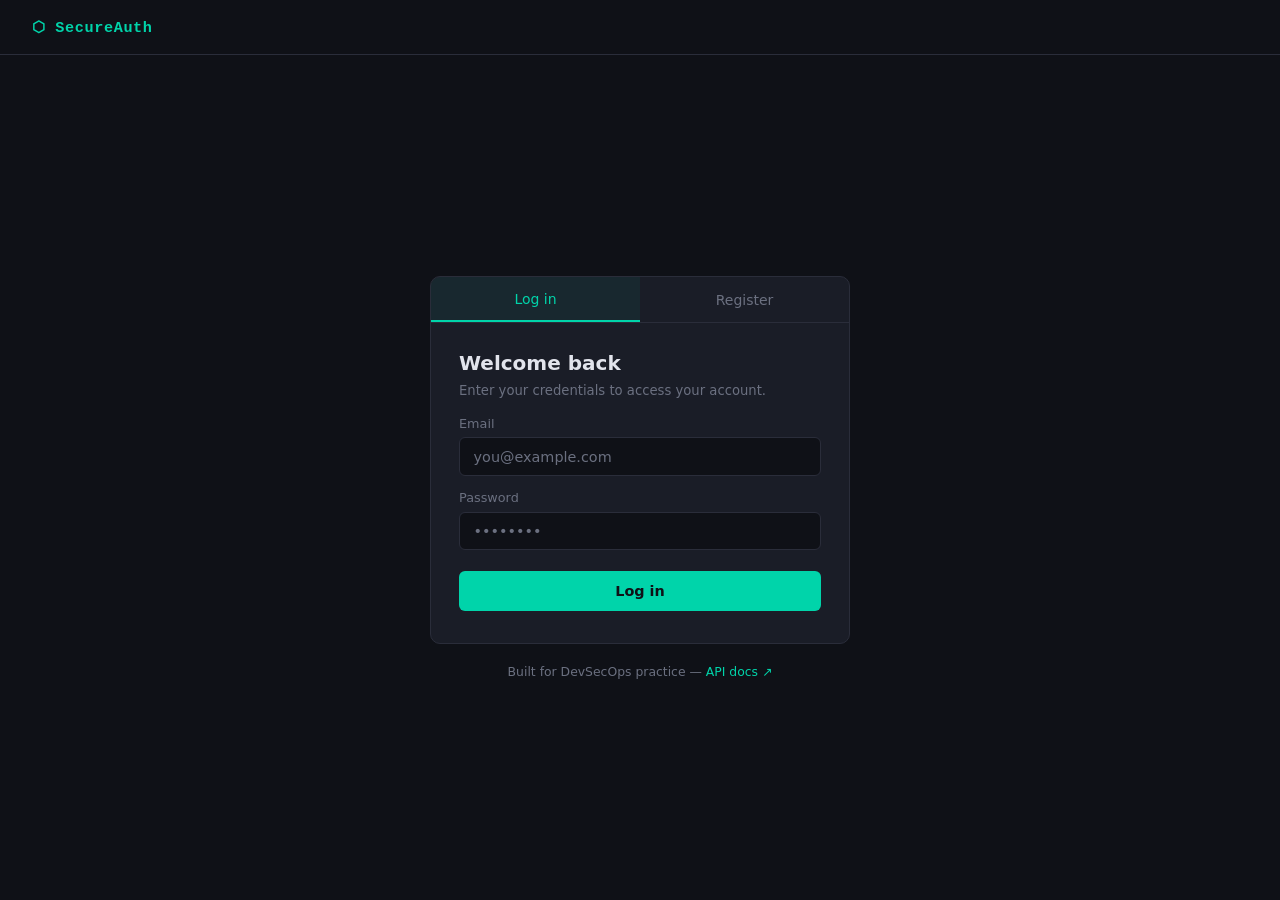
<file: frontend/index.html>
<!DOCTYPE html>
<html lang="en">
<head>
  <meta charset="UTF-8" />
  <meta name="viewport" content="width=device-width, initial-scale=1.0" />
  <title>SecureAuth</title>
  <link rel="stylesheet" href="style.css" />
</head>
<body>
  <div class="page">
    <header class="site-header">
      <span class="logo">⬡ SecureAuth</span>
    </header>

    <main class="card-wrap">
      <div class="card">
        <div class="tab-bar">
          <button class="tab active" id="tab-login" onclick="switchTab('login')">Log in</button>
          <button class="tab" id="tab-register" onclick="switchTab('register')">Register</button>
        </div>

        <!-- Login form -->
        <form id="form-login" class="auth-form" onsubmit="handleLogin(event)">
          <h2 class="form-title">Welcome back</h2>
          <p class="form-sub">Enter your credentials to access your account.</p>

          <label class="field-label" for="login-email">Email</label>
          <input class="field" id="login-email" type="email" placeholder="you@example.com" required autocomplete="email" />

          <label class="field-label" for="login-password">Password</label>
          <input class="field" id="login-password" type="password" placeholder="••••••••" required autocomplete="current-password" />

          <div id="login-alert" class="alert hidden"></div>

          <button class="btn-primary" type="submit" id="login-btn">
            <span class="btn-text">Log in</span>
            <span class="spinner hidden" id="login-spinner"></span>
          </button>
        </form>

        <!-- Register form -->
        <form id="form-register" class="auth-form hidden" onsubmit="handleRegister(event)">
          <h2 class="form-title">Create an account</h2>
          <p class="form-sub">Start securing your identity in under a minute.</p>

          <label class="field-label" for="reg-email">Email</label>
          <input class="field" id="reg-email" type="email" placeholder="you@example.com" required autocomplete="email" />

          <label class="field-label" for="reg-password">Password</label>
          <input class="field" id="reg-password" type="password" placeholder="At least 8 characters" required autocomplete="new-password" />

          <div id="register-alert" class="alert hidden"></div>

          <button class="btn-primary" type="submit" id="register-btn">
            <span class="btn-text">Create account</span>
            <span class="spinner hidden" id="register-spinner"></span>
          </button>
        </form>
      </div>

      <p class="footnote">Built for DevSecOps practice &mdash; <a href="http://localhost:8000/docs" target="_blank">API docs ↗</a></p>
    </main>
  </div>

  <script src="app.js"></script>
</body>
</html>
</file>
<file: frontend/style.css>
/* ── Tokens ───────────────────────────────────────────────── */
:root {
  --bg:        #0f1117;
  --surface:   #1a1d27;
  --border:    #2a2d3a;
  --accent:    #00d4aa;
  --accent-dk: #00a884;
  --danger:    #ff5c5c;
  --success:   #00d4aa;
  --text:      #e2e4ec;
  --muted:     #6b7080;
  --mono:      "JetBrains Mono", "Fira Code", "Courier New", monospace;
  --sans:      "Inter", system-ui, sans-serif;
  --radius:    10px;
}

/* ── Reset ───────────────────────────────────────────────── */
*, *::before, *::after { box-sizing: border-box; margin: 0; padding: 0; }

body {
  font-family: var(--sans);
  background: var(--bg);
  color: var(--text);
  min-height: 100vh;
  -webkit-font-smoothing: antialiased;
}

/* ── Layout ──────────────────────────────────────────────── */
.page {
  display: flex;
  flex-direction: column;
  min-height: 100vh;
}

.site-header {
  display: flex;
  align-items: center;
  justify-content: space-between;
  padding: 1.1rem 2rem;
  border-bottom: 1px solid var(--border);
}

.logo {
  font-family: var(--mono);
  font-size: 0.95rem;
  font-weight: 600;
  color: var(--accent);
  letter-spacing: 0.04em;
}

.card-wrap {
  flex: 1;
  display: flex;
  flex-direction: column;
  align-items: center;
  justify-content: center;
  padding: 2rem 1rem;
}

.dashboard-wrap {
  flex: 1;
  display: flex;
  align-items: flex-start;
  justify-content: center;
  padding: 3rem 1rem;
}

/* ── Card ────────────────────────────────────────────────── */
.card {
  width: 100%;
  max-width: 420px;
  background: var(--surface);
  border: 1px solid var(--border);
  border-radius: var(--radius);
  overflow: hidden;
}

/* ── Tabs ────────────────────────────────────────────────── */
.tab-bar {
  display: flex;
  border-bottom: 1px solid var(--border);
}

.tab {
  flex: 1;
  padding: 0.85rem;
  background: none;
  border: none;
  color: var(--muted);
  font-family: var(--sans);
  font-size: 0.875rem;
  font-weight: 500;
  cursor: pointer;
  transition: color 0.15s, background 0.15s;
}

.tab:hover { color: var(--text); }

.tab.active {
  color: var(--accent);
  background: rgba(0, 212, 170, 0.06);
  border-bottom: 2px solid var(--accent);
}

/* ── Form ────────────────────────────────────────────────── */
.auth-form {
  padding: 1.75rem 1.75rem 2rem;
  display: flex;
  flex-direction: column;
  gap: 0.9rem;
}

.form-title {
  font-size: 1.25rem;
  font-weight: 600;
  color: var(--text);
}

.form-sub {
  font-size: 0.825rem;
  color: var(--muted);
  margin-top: -0.4rem;
  margin-bottom: 0.2rem;
}

.field-label {
  font-size: 0.8rem;
  font-weight: 500;
  color: var(--muted);
  margin-bottom: -0.5rem;
}

.field {
  width: 100%;
  padding: 0.65rem 0.85rem;
  background: var(--bg);
  border: 1px solid var(--border);
  border-radius: 6px;
  color: var(--text);
  font-family: var(--sans);
  font-size: 0.9rem;
  transition: border-color 0.15s;
  outline: none;
}

.field:focus {
  border-color: var(--accent);
  box-shadow: 0 0 0 3px rgba(0, 212, 170, 0.12);
}

.field::placeholder { color: var(--muted); }

/* ── Alert ───────────────────────────────────────────────── */
.alert {
  font-size: 0.825rem;
  padding: 0.6rem 0.85rem;
  border-radius: 6px;
  border-left: 3px solid var(--danger);
  background: rgba(255, 92, 92, 0.08);
  color: var(--danger);
}

.alert.success {
  border-left-color: var(--success);
  background: rgba(0, 212, 170, 0.08);
  color: var(--success);
}

/* ── Buttons ─────────────────────────────────────────────── */
.btn-primary {
  margin-top: 0.4rem;
  width: 100%;
  padding: 0.75rem;
  background: var(--accent);
  color: #0f1117;
  border: none;
  border-radius: 6px;
  font-family: var(--sans);
  font-size: 0.9rem;
  font-weight: 600;
  cursor: pointer;
  display: flex;
  align-items: center;
  justify-content: center;
  gap: 0.5rem;
  transition: background 0.15s, transform 0.1s;
}

.btn-primary:hover  { background: var(--accent-dk); }
.btn-primary:active { transform: scale(0.98); }
.btn-primary:disabled { opacity: 0.5; cursor: not-allowed; }

.btn-ghost {
  background: none;
  border: 1px solid var(--border);
  color: var(--muted);
  border-radius: 6px;
  padding: 0.45rem 0.9rem;
  font-family: var(--sans);
  font-size: 0.825rem;
  cursor: pointer;
  transition: color 0.15s, border-color 0.15s;
}

.btn-ghost:hover { color: var(--text); border-color: var(--muted); }

/* ── Spinner ─────────────────────────────────────────────── */
.spinner {
  width: 14px;
  height: 14px;
  border: 2px solid rgba(0,0,0,0.2);
  border-top-color: #0f1117;
  border-radius: 50%;
  animation: spin 0.6s linear infinite;
}

@keyframes spin { to { transform: rotate(360deg); } }

/* ── Footnote ────────────────────────────────────────────── */
.footnote {
  margin-top: 1.25rem;
  font-size: 0.775rem;
  color: var(--muted);
  text-align: center;
}

.footnote a { color: var(--accent); text-decoration: none; }
.footnote a:hover { text-decoration: underline; }

/* ── Dashboard ───────────────────────────────────────────── */
.dashboard-card { max-width: 480px; padding: 2rem; }

.badge {
  display: inline-flex;
  align-items: center;
  gap: 0.4rem;
  font-family: var(--mono);
  font-size: 0.72rem;
  font-weight: 600;
  color: var(--accent);
  background: rgba(0, 212, 170, 0.1);
  border: 1px solid rgba(0, 212, 170, 0.25);
  border-radius: 100px;
  padding: 0.25rem 0.75rem;
  margin-bottom: 1rem;
  letter-spacing: 0.06em;
  text-transform: uppercase;
}

.badge::before {
  content: "";
  width: 6px;
  height: 6px;
  background: var(--accent);
  border-radius: 50%;
  animation: pulse 2s ease-in-out infinite;
}

@keyframes pulse {
  0%, 100% { opacity: 1; }
  50%       { opacity: 0.3; }
}

.dash-title {
  font-size: 1.6rem;
  font-weight: 700;
  color: var(--text);
}

.dash-sub {
  font-size: 0.875rem;
  color: var(--muted);
  margin-top: 0.4rem;
  margin-bottom: 1.5rem;
}

.user-info {
  border: 1px solid var(--border);
  border-radius: 8px;
  overflow: hidden;
  margin-bottom: 1.25rem;
}

.info-row {
  display: flex;
  align-items: center;
  justify-content: space-between;
  padding: 0.7rem 1rem;
  gap: 1rem;
  border-bottom: 1px solid var(--border);
}

.info-row:last-child { border-bottom: none; }

.info-label {
  font-size: 0.78rem;
  color: var(--muted);
  white-space: nowrap;
}

.info-value {
  font-family: var(--mono);
  font-size: 0.8rem;
  color: var(--text);
  text-align: right;
  word-break: break-all;
}

.token-pill {
  background: rgba(0, 212, 170, 0.1);
  color: var(--accent);
  border-radius: 4px;
  padding: 0.15rem 0.5rem;
  font-size: 0.72rem;
}

.endpoint-block {
  background: var(--bg);
  border: 1px solid var(--border);
  border-radius: 8px;
  padding: 0.9rem 1rem;
}

.endpoint-label {
  font-size: 0.78rem;
  color: var(--muted);
  margin-bottom: 0.5rem;
}

.endpoint-code {
  font-family: var(--mono);
  font-size: 0.78rem;
  color: var(--accent);
  display: block;
}

/* ── Utility ─────────────────────────────────────────────── */
.hidden { display: none !important; }

/* ── Responsive ──────────────────────────────────────────── */
@media (max-width: 480px) {
  .site-header { padding: 1rem; }
  .auth-form   { padding: 1.25rem; }
}
</file>
